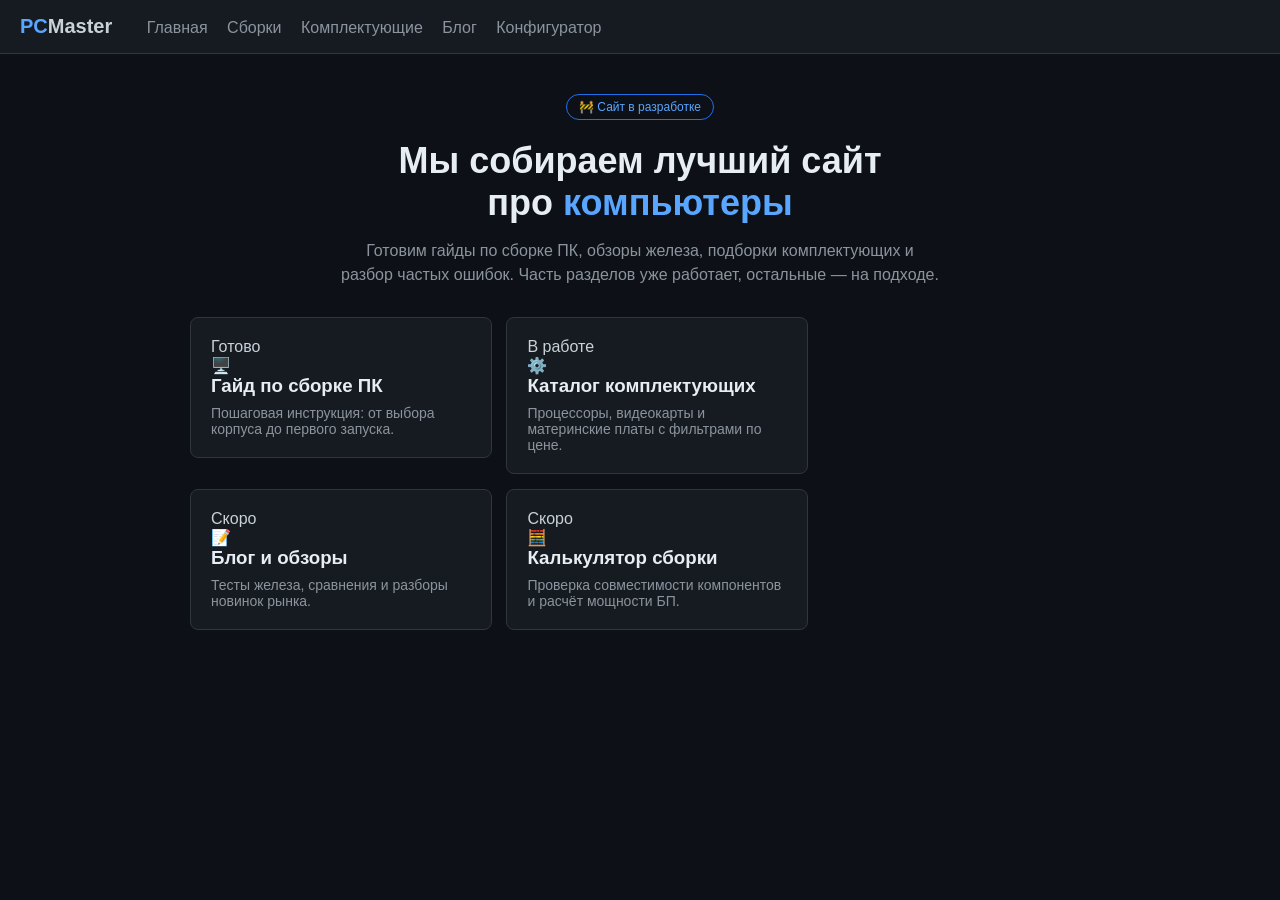
<file: index.html>
<!DOCTYPE html>
<html lang="ru">
<head>
<meta charset="UTF-8">
<meta name="viewport" content="width=device-width, initial-scale=1.0">
<title>PC Master</title>
<link rel="stylesheet" href="style.css">
</head>
<body>

<header>
  <div class="logo">PC<span>Master</span></div>
  <nav>
    <a href="#">Главная</a>
    <a href="#">Сборки</a>
    <a href="#">Комплектующие</a>
    <a href="#">Блог</a>
	<a href="konfigurator.html">Конфигуратор</a>
  </nav>
</header>

<main>
  <div class="badge">🚧 Сайт в разработке</div>

  <h1>Мы собираем лучший сайт<br>про <span>компьютеры</span></h1>

  <p class="subtitle">
    Готовим гайды по сборке ПК, обзоры железа, подборки комплектующих
    и разбор частых ошибок. Часть разделов уже работает, остальные — на подходе.
  </p>

  <div class="cards">
    <div class="card">
      <span class="tag done">Готово</span>
      <div class="icon">🖥️</div>
      <h3>Гайд по сборке ПК</h3>
      <p>Пошаговая инструкция: от выбора корпуса до первого запуска.</p>
    </div>

    <div class="card">
      <span class="tag wip">В работе</span>
      <div class="icon">⚙️</div>
      <h3>Каталог комплектующих</h3>
      <p>Процессоры, видеокарты и материнские платы с фильтрами по цене.</p>
    </div>

    <div class="card">
      <span class="tag soon">Скоро</span>
      <div class="icon">📝</div>
      <h3>Блог и обзоры</h3>
      <p>Тесты железа, сравнения и разборы новинок рынка.</p>
    </div>

    <div class="card">
      <span class="tag soon">Скоро</span>
      <div class="icon">🧮</div>
      <h3>Калькулятор сборки</h3>
      <p>Проверка совместимости компонентов и расчёт мощности БП.</p>
    </div>
  </div>

</body>
</html>
</file>
<file: style.css>
body {
  font-family: Arial, sans-serif;
  background: #0d1117;
  color: #c9d1d9;
  margin: 0;
}

header {
  background: #161b22;
  padding: 15px 20px;
  border-bottom: 1px solid #30363d;
}

.logo {
  font-size: 20px;
  font-weight: bold;
  color: #58a6ff;
  display: inline-block;
}
.logo span { color: #c9d1d9; }

nav {
  display: inline-block;
  margin-left: 30px;
}
nav a {
  color: #8b949e;
  text-decoration: none;
  margin-right: 15px;
}
nav a:hover { color: #58a6ff; }

main {
  text-align: center;
  padding: 40px 20px;
}

.badge {
  display: inline-block;
  border: 1px solid #1f6feb;
  color: #58a6ff;
  padding: 5px 12px;
  border-radius: 15px;
  font-size: 12px;
  margin-bottom: 20px;
}

h1 {
  font-size: 36px;
  color: #e6edf3;
  margin: 0 0 15px;
}
h1 span { color: #58a6ff; }

p.subtitle {
  color: #8b949e;
  max-width: 600px;
  margin: 0 auto 30px;
  line-height: 1.5;
}

.cards {
  max-width: 900px;
  margin: 0 auto;
  text-align: left;
}

.card {
  background: #161b22;
  border: 1px solid #30363d;
  border-radius: 8px;
  padding: 20px;
  margin-bottom: 15px;
  display: inline-block;
  width: 260px;
  vertical-align: top;
  margin-right: 10px;
}

.card h3 {
  color: #e6edf3;
  margin: 0 0 8px;
}

.card p {
  color: #8b949e;
  font-size: 14px;
  margin: 0;
}

.notice {
  margin: 30px auto 0;
  max-width: 600px;
  border: 1px dashed #30363d;
  padding: 15px;
  color: #8b949e;
  font-size: 14px;
  text-align: left;
}
.notice code {
  background: #21262d;
  padding: 1px 5px;
  color: #58a6ff;
}

footer {
  border-top: 1px solid #30363d;
  text-align: center;
  padding: 15px;
  color: #8b949e;
  font-size: 13px;
  margin-top: 30px;
}
footer span { color: #58a6ff; }
</file>
